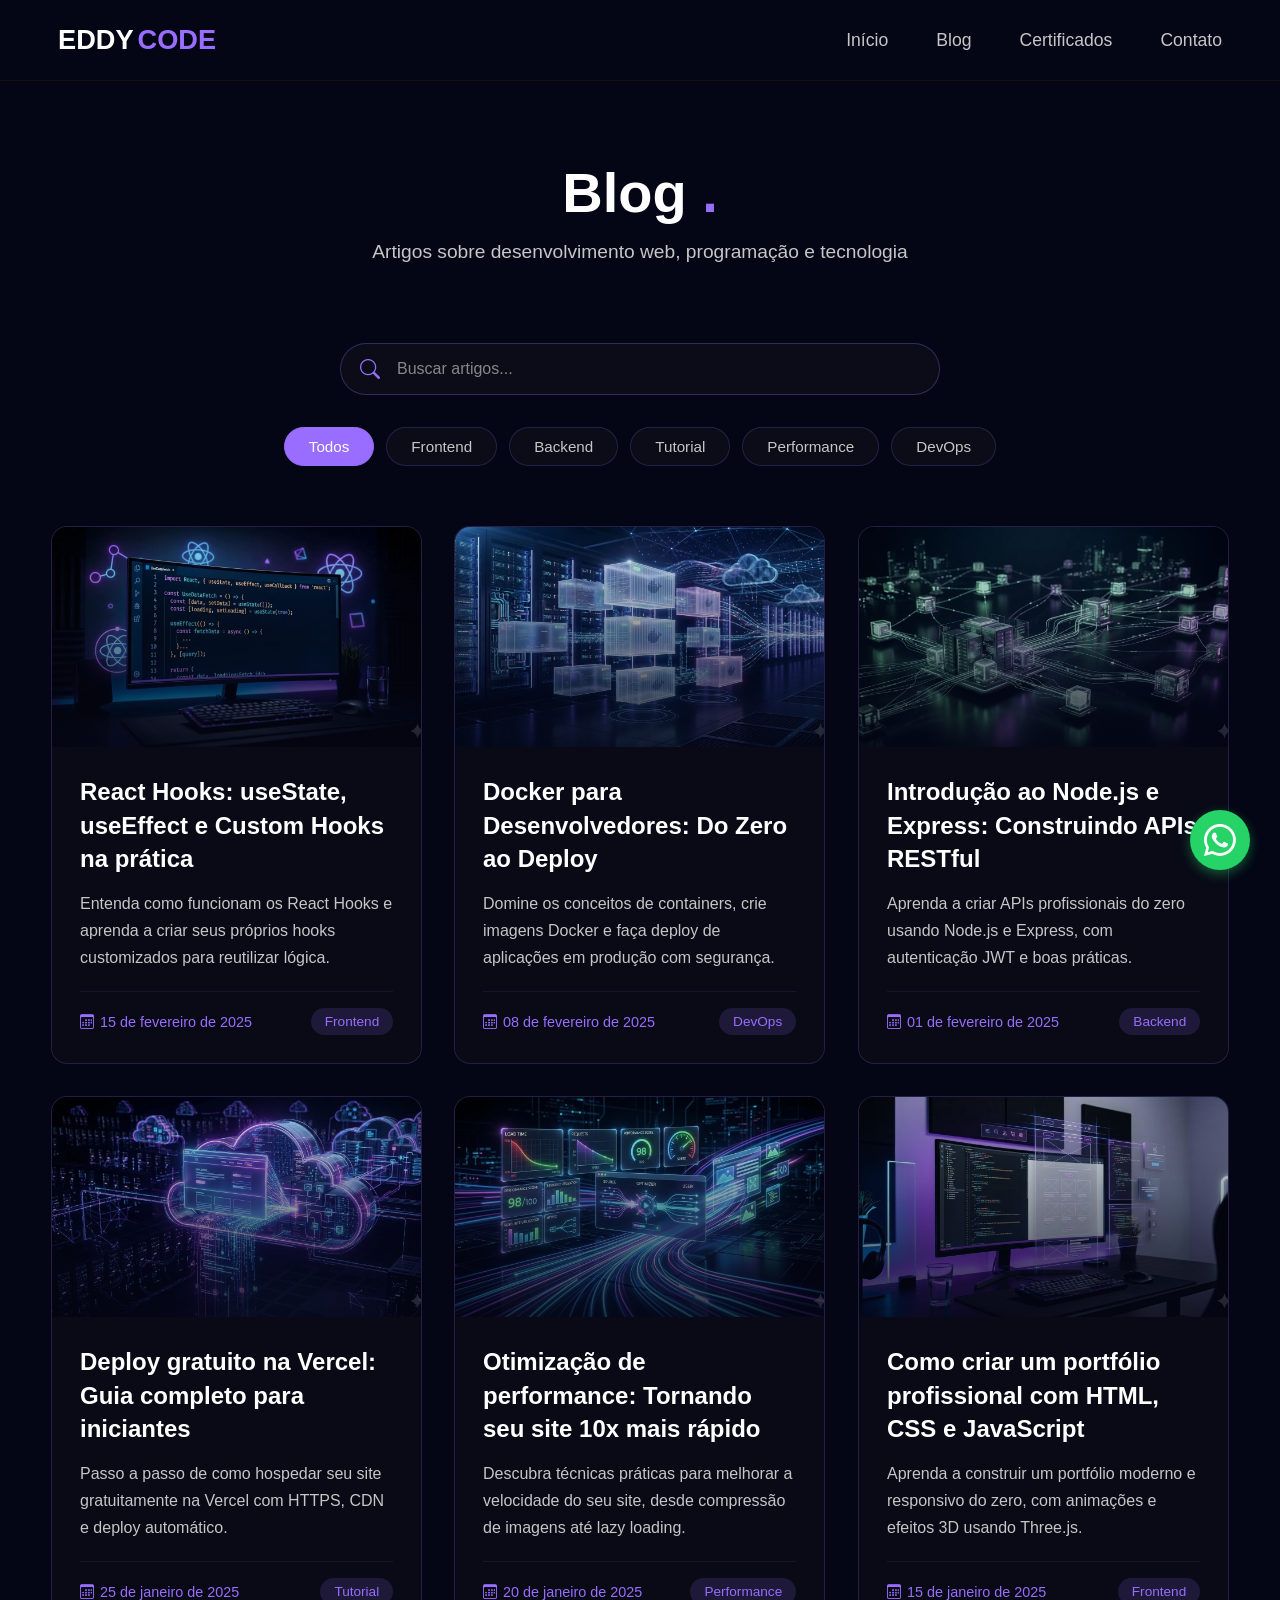
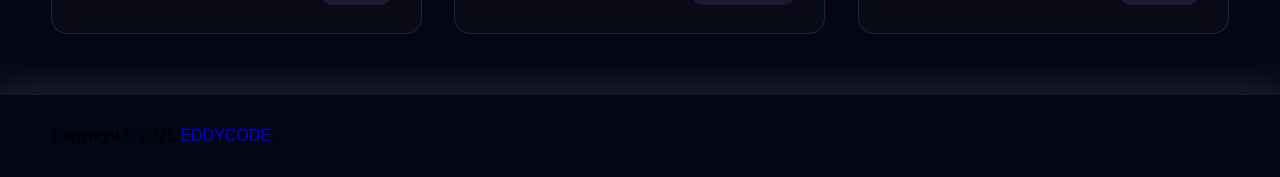
<file: blog.html>
<!DOCTYPE html>
<html lang="pt-br">

<head>
  <meta charset="UTF-8">
  <meta name="viewport" content="width=device-width, initial-scale=1.0">
  <title>Blog | Eddy Code</title>
  <link rel="icon" href="assets/favicon_E.png">
  <link rel="stylesheet" href="https://cdn.jsdelivr.net/npm/bootstrap-icons@1.10.5/font/bootstrap-icons.css">
  <link rel="stylesheet" href="css/style.css">
  <link rel="stylesheet" href="css/NavBar.css">
  <link rel="stylesheet" href="css/mobile.css">
  <link rel="stylesheet" href="css/blog.css">
</head>

<body>
  <div class="scroll-progress-bar"></div>
  <header>
    <div class="grid-layout">
      <nav>
        <a href="index.html" class="logo-text">
          <span class="eddy">EDDY</span><span class="code">CODE</span>
        </a>
        <ul class="nav-list">
          <li><a href="index.html">Início</a></li>
          <li><a href="blog.html" class="active">Blog</a></li>
          <li><a href="certificados.html">Certificados</a></li>
          <li><a href="https://api.whatsapp.com/send/?phone=5581987225748" target="_blank">Contato</a></li>
        </ul>
        <div class="mobile-menu">
          <div class="line1"></div>
          <div class="line2"></div>
          <div class="line3"></div>
        </div>
      </nav>
    </div>
  </header>
  <main>
    <section class="blog-hero">
      <div class="interface">
        <h1>Blog <span>.</span></h1>
        <p>Artigos sobre desenvolvimento web, programação e tecnologia</p>
      </div>
    </section>

    <section class="blog-search">
      <div class="interface">
        <div class="search-container">
          <div class="search-box">
            <i class="bi bi-search"></i>
            <input type="text" id="search-input" placeholder="Buscar artigos...">
          </div>
          <div class="filter-buttons">
            <button class="filter-btn active" data-category="all">Todos</button>
            <button class="filter-btn" data-category="Frontend">Frontend</button>
            <button class="filter-btn" data-category="Backend">Backend</button>
            <button class="filter-btn" data-category="Tutorial">Tutorial</button>
            <button class="filter-btn" data-category="Performance">Performance</button>
            <button class="filter-btn" data-category="DevOps">DevOps</button>
          </div>
        </div>
      </div>
    </section>

    <section class="blog-posts">
      <div class="interface">
        <div id="posts-container" class="posts-grid">
          <div class="loading">
            <i class="bi bi-arrow-repeat"></i>
            <p>Carregando artigos...</p>
          </div>
        </div>
        <div id="no-results" class="no-results" style="display: none;">
          <i class="bi bi-search"></i>
          <p>Nenhum artigo encontrado</p>
        </div>
      </div>
    </section>
  </main>
  <footer class="site-footer">
    <div class="grid-layout">
      <p>Copyright © 2025 <a href="index.html">EDDYCODE</a>.</p>
    </div>
  </footer>
  <a href="https://api.whatsapp.com/send/?phone=5581987225748" class="whatsapp-float" target="_blank"><i
      class="bi bi-whatsapp"></i></a>
  <button class="scroll-to-top"><i class="bi bi-arrow-up"></i></button>
  <script src="js/mobile.js" defer></script>
  <script src="js/blog.js" defer></script>
</body>

</html>
</file>
<file: css/style.css>
/* ESTILO GERAL */
* {
  margin: 0;
  padding: 0;
  box-sizing: border-box;
  font-family: "Epilogue", sans-serif;
}

a {
  text-decoration: none;
}

html {
  scroll-behavior: smooth;
}

::-webkit-scrollbar {
  width: 8px;
}
::-webkit-scrollbar-track {
  background-color: #040615;
}
::-webkit-scrollbar-thumb {
  background-color: #986dff;
  border-radius: 8px;
}

body {
  background-color: #040615;
  min-height: 100vh; /* era height: 100vh — causava corte em páginas longas */
}

button {
  -webkit-appearance: none;
  appearance: none;
  outline: none !important;
  box-shadow: none !important;
}

button:focus,
button:focus-visible,
button:active {
  outline: none !important;
  box-shadow: none !important;
  -webkit-tap-highlight-color: transparent;
}

.interface {
  max-width: 1280px;
  margin: 0 auto;
}

.flex {
  display: flex;
}

.btn-contato button {
  padding: 10px 40px;
  font-size: 18px;
  font-weight: 600;
  background-color: #986dff;
  border: 0;
  border-radius: 30px;
  cursor: pointer;
  transition: 0.2s;
}

h2.titulo {
  color: #fff;
  font-size: clamp(28px, 4vw, 38px); /* responsivo em vez de fixo */
  text-align: center;
}

h2.titulo span {
  color: #986dff;
}

button:hover,
form .btn-enviar input:hover {
  box-shadow: 0px 0px 8px #986dff;
  transform: scale(1.05);
}

/* MENU MOBILE LEGADO */
.btn-abrir-menu {
  display: none;
}

.btn-abrir-menu i {
  color: #986dff;
  font-size: 40px;
}

.menu-mobile {
  background-color: #000;
  height: 100vh;
  position: fixed;
  top: 0;
  right: 0;
  z-index: 99999;
  width: 0%;
  overflow: hidden;
  transition: 0.5s;
}

.menu-mobile.abrir-menu {
  width: 70%;
}

.menu-mobile.abrir-menu ~ .overlay-menu {
  display: block;
}

.menu-mobile .btn-fechar {
  padding: 20px 5%;
}

.menu-mobile .btn-fechar i {
  color: #986dff;
  font-size: 30px;
}

.menu-mobile nav ul {
  text-align: right;
}

.menu-mobile nav ul li a {
  color: #fff;
  font-size: 20px;
  font-weight: 300;
  padding: 20px 8%;
  display: block;
}

.menu-mobile nav ul li a:hover {
  background-color: #986dff;
  color: #000;
}

.overlay-menu {
  background-color: #000000df;
  width: 100%;
  height: 100%;
  position: fixed;
  top: 0;
  left: 0;
  z-index: 88888;
  display: none;
}

/* ================================ */
/* TOPO DO SITE (HERO)              */
/* ================================ */
section.topo-do-site {
  min-height: 100vh;
  display: flex;
  align-items: center;
  padding: 100px 4% 60px;
}

section.topo-do-site .interface {
  width: 100%;
  /* z-index e will-change definidos em hero-2.css */
}

section.topo-do-site .flex {
  align-items: center;
  justify-content: center;
  gap: clamp(32px, 6vw, 90px);
}

/* REMOVIDO: margin-right: -13px — era ajuste visual frágil */

.typewriter::after {
  content: "|";
  color: #986dff;
  animation: blink 0.8s infinite;
  margin-left: 4px;
  font-weight: bold;
}

@keyframes blink {
  0% {
    opacity: 1;
  }
  50% {
    opacity: 0;
  }
  100% {
    opacity: 1;
  }
}

.topo-do-site h1 {
  color: #fff;
  font-size: clamp(28px, 3.5vw, 42px); /* era fixo 42px */
  line-height: 1.2;
}

.topo-do-site .txt-topo-site h1 span {
  color: #986dff;
}

.topo-do-site .txt-topo-site p {
  color: #fff;
  margin: 40px 0;
}

.topo-do-site .img-topo-site {
  flex-shrink: 0;
}

.topo-do-site .img-topo-site img {
  animation: flutuar 2s ease-in-out infinite alternate;
  width: clamp(220px, 30vw, 420px); /* era tamanho sem controle */
  height: auto;
  /* REMOVIDO: margin-top: -93px e margin-right: -90px — valores negativos frágeis */
}

@keyframes flutuar {
  0% {
    transform: translateY(0);
  }
  100% {
    transform: translateY(30px);
  }
}

.btn-contato {
  display: flex;
  gap: 15px;
  flex-wrap: wrap;
}

.btn-contato .btn-cv {
  padding: 10px 40px;
  font-size: 18px;
  font-weight: 600;
  background-color: transparent;
  border: 1px solid #986dff;
  color: #986dff;
  border-radius: 30px;
  cursor: pointer;
  transition: 0.3s ease;
}

.btn-contato .btn-cv:hover {
  background-color: #986dff;
  color: black;
  transform: scale(1.05);
}

/* ================================ */
/* ESPECIALIDADES                   */
/* ================================ */
section.especiliadades {
  padding: 60px 4%;
  padding-top: 100px;
  box-shadow: 0 0 40px 10px #ffffff1d;
}

section.especiliadades .flex {
  gap: 60px;
}

.especiliadades .especialidades-box {
  color: #fff;
  padding: 40px;
  border-radius: 20px;
  margin-top: 45px;
  transition: 0.2s;
}

.especiliadades .especialidades-box:hover {
  transform: scale(1.05);
  box-shadow: 0 0 20px #ffffff78;
}

.especiliadades .especialidades-box i {
  font-size: 70px;
  color: #986dff;
}

.especiliadades .especialidades-box h3 {
  font-size: 28px;
  margin: 15px 0;
}

/* ================================ */
/* PORTFÓLIO                        */
/* ================================ */
section.portfolio {
  padding: 80px 4%;
  box-shadow: 0 0 40px 10px #ffffff1d;
}

section.portfolio .flex {
  justify-content: space-around;
  margin-top: 60px;
  flex-wrap: wrap;
  gap: 40px;
}

.img-port {
  width: clamp(280px, 28vw, 360px);
  height: clamp(360px, 35vw, 460px);
  background-size: cover;
  background-position: 100% 0%;
  transition: background-position 8s ease-out; /* só o background-position, igual mobile */
  cursor: pointer;
  border-radius: 40px;
  position: relative;
  border: 1px solid #986fdd;
  box-shadow: 0 0 10px #986fdd80;
}

/* Controlado via JS — desktop (mouseenter) e mobile (touchstart) */
.img-port.touched {
  background-position: 100% 100%;
}

.overlay {
  position: absolute;
  top: 0;
  left: 0;
  width: 100%;
  height: 100%;
  background-color: #000000b8;
  border-radius: 40px;
  display: flex;
  align-items: center;
  justify-content: center;
  font-size: 24px;
  font-weight: 600;
  color: #fff;
  opacity: 0;
  transition: 0.5s;
}

.overlay:hover {
  opacity: 1;
}

/* ================================ */
/* RODAPÉ                           */
/* ================================ */
footer {
  padding: 40px 4%;
  box-shadow: 0 0 40px 10px #ffffff1d;
}

footer .flex {
  justify-content: space-between;
}

footer .line-footer {
  padding: 20px 0;
}

.borda {
  border-top: 2px solid #986dff;
}

footer .line-footer p i {
  color: #986dff;
  font-size: 22px;
}

footer .line-footer p a {
  color: #fff;
}

/* ================================ */
/* RESPONSIVO GERAL                 */
/* ================================ */
@media screen and (max-width: 1020px) {
  .flex {
    flex-direction: column;
  }

  .topo-do-site .flex {
    flex-direction: column-reverse;
    align-items: center;
  }

  h2.titulo {
    font-size: 30px;
    line-height: 1.3;
  }

  section.topo-do-site .flex {
    gap: 40px;
  }

  section.topo-do-site {
    padding: 120px 6% 60px;
  }

  .topo-do-site h1 {
    font-size: 28px;
    text-align: center;
  }

  .topo-do-site .txt-topo-site {
    text-align: center;
  }

  .topo-do-site .img-topo-site img {
    width: min(340px, 80vw);
    margin: 0 auto;
    display: block;
  }

  .btn-contato {
    justify-content: center;
  }

  section.especiliadades {
    padding: 40px 6%;
  }

  section.sobre {
    padding: 80px 6%;
  }

  .sobre .txt-sobre h2 {
    font-size: 30px;
    line-height: 1.3;
    text-align: center;
  }

  .btn-social {
    text-align: center;
  }

  .img-sobre img {
    width: 100%;
  }

  section.portfolio {
    padding: 80px 6%;
  }

  .img-port {
    width: 100%;
    max-width: 360px;
    height: 420px;
    margin: 0 auto;
  }

  section.portfolio .flex {
    gap: 40px;
  }
}

@media screen and (max-width: 600px) {
  section.topo-do-site {
    padding: 110px 5% 50px;
  }

  .topo-do-site h1 {
    font-size: 24px;
  }

  .btn-contato button,
  .btn-contato .btn-cv {
    font-size: 16px;
    padding: 10px 28px;
  }

  .img-port {
    height: 360px;
  }
}

/* ================================ */
/* FOOTER                           */
/* ================================ */
.site-footer {
  padding: 32px 4%;
  background-color: #040615;
  box-shadow: 0 0 40px 10px #ffffff1d;
}

.site-footer .grid-layout {
  display: flex;
  align-items: center;
  justify-content: space-between;
  max-width: 1280px;
  margin: 0 auto;
  width: 100%;
  flex-wrap: wrap;
  gap: 16px;
}

/* BRAND — logo + CNPJ */
.footer-brand {
  display: flex;
  flex-direction: column;
  gap: 4px;
}

.footer-logo {
  font-size: 1.1rem;
  font-weight: 800;
  color: #fff;
  text-transform: uppercase;
  letter-spacing: 0.04em;
}

.footer-logo span {
  color: #986dff;
}

.footer-cnpj {
  font-size: 0.72rem;
  color: #444;
  letter-spacing: 0.04em;
}

/* COPYRIGHT */
.footer-copy {
  font-size: 0.85rem;
  color: #555;
  margin: 0;
}

.footer-copy a {
  font-weight: 500;
  color: #986dff;
  text-decoration: none;
}

/* POWERED BY */
.site-footer .footer-powered {
  display: flex;
  align-items: center;
  gap: 12px;
}

.site-footer .footer-powered p {
  font-size: 0.85rem;
  color: #555;
  margin: 0;
}

.site-footer .footer-powered p a {
  font-weight: 500;
  color: #986dff;
  text-decoration: none;
}

.site-footer img {
  width: 32px;
  height: auto;
}

/* MOBILE */
@media screen and (max-width: 768px) {
  .site-footer .grid-layout {
    flex-direction: column;
    align-items: center;
    text-align: center;
    gap: 12px;
  }

  .footer-brand {
    align-items: center;
  }

  .site-footer .footer-powered {
    justify-content: center;
  }
}

/* ================================ */
/* LINK REPOSITÓRIO                 */
/* ================================ */
.link-repositorio {
  position: relative;
  display: inline-flex;
  align-items: center;
  width: fit-content;
  font-size: 1.2rem;
  color: white;
  font-weight: 500;
  text-decoration: none;
  transition: color 0.3s ease;
}

.link-repositorio::after {
  content: "";
  position: absolute;
  width: 100%;
  transform: scaleX(0);
  height: 1px;
  bottom: -7px;
  left: 0;
  background: linear-gradient(270deg, #986dff 0%, #17161d 100%);
  transform-origin: bottom right;
  transition: transform 0.5s cubic-bezier(0.86, 0, 0.07, 1);
}

.link-repositorio:hover::after {
  transform: scaleX(1);
  transform-origin: bottom left;
}

@keyframes blinkColor {
  0%,
  100% {
    color: #986dff;
  }
  50% {
    color: #ffffff;
  }
}

.link-repositorio i {
  margin-left: 8px;
  font-size: 1.6rem;
  vertical-align: middle;
  animation: blinkColor 1.6s infinite ease-in-out;
  transform: rotate(-45deg);
  display: inline-block;
}

/* ================================ */
/* CANVAS / PARTÍCULAS HERO         */
/* ================================ */
#home > * {
  position: relative;
  z-index: 2;
}

/* .topo-do-site position/overflow já declarados em section.topo-do-site acima */

.topo-do-site canvas {
  position: absolute;
  inset: 0;
  z-index: 1;
  pointer-events: none;
}

/* Esconde o texto do typewriter até o JS assumir */
.typewriter {
  visibility: hidden;
}
.typewriter.ready {
  visibility: visible;
}

/* ================================ */
/* FIX: Cor dos botões              */
/* ================================ */
.btn-contato button {
  color: #000;
}
.btn-contato .btn-cv {
  color: #986dff;
}
.btn-contato .btn-cv:hover {
  color: #000;
}
</file>
<file: css/NavBar.css>
header {
  padding: 0px 50px;
  background: #040615;
  backdrop-filter: blur(24px);
  -webkit-backdrop-filter: blur(24px);
  will-change: transform;
  border-bottom: 1px solid #101013;
  z-index: 999;
  width: 100%;
  position: fixed;
  top: 0;
  left: 0;
}

@media screen and (max-width: 992px) {
  header {
    padding: 0px 24px;
  }
}

header .grid-layout nav {
  display: flex;
  justify-content: space-between;
  align-items: center;
  flex-wrap: wrap;
  height: 80px;
  padding: 0px 8px;
  max-width: 1280px;
  margin: 0 auto;
}

/* Logo */
.logo-text {
  font-size: 1.7rem;
  font-weight: 600;
  display: flex;
  align-items: center;
  gap: 4px;
  user-select: none;
  font-family: "Epilogue", sans-serif;
  text-transform: uppercase;
  /* REMOVIDO: margin-left: 317px — era o principal causador do layout quebrado */
}

.logo-text .eddy {
  color: #ffffff;
}

.logo-text .code {
  color: #986dff;
}

/* Nav links */
.nav-list {
  list-style: none;
  display: flex;
  align-items: center;
  gap: 48px;
  margin: 0;
  padding: 0;
  /* REMOVIDO: margin-right: 310px — era o principal causador do layout quebrado */
}

.nav-list li {
  margin: 0;
}

.nav-list li a {
  color: #c6c6c6;
  position: relative;
  font-size: 1.1rem;
  text-decoration: none;
}

.nav-list li a::after {
  content: "";
  position: absolute;
  width: 100%;
  transform: scaleX(0);
  height: 1px;
  bottom: -7px;
  left: 0;
  background: linear-gradient(270deg, #986dff 0%, #17161d 100%);
  transform-origin: bottom right;
  transition: transform 0.5s cubic-bezier(0.86, 0, 0.07, 1);
}

.nav-list li a:hover::after {
  transform: scaleX(1);
  transform-origin: bottom left;
}

.nav-list li a:hover {
  color: #fff;
}

/* Menu mobile toggle */
.mobile-menu {
  display: none;
}

.mobile-menu div {
  width: 32px;
  height: 1px;
  background-color: #fff;
  margin: 8px;
  transition:
    transform 0.4s ease,
    opacity 0.4s ease;
}

.nav-list.active {
  visibility: initial;
  transition:
    visibility 0.3s ease,
    opacity 0.3s ease;
}

@keyframes navLinkFade {
  from {
    opacity: 0;
    transform: translateX(100px);
  }
  to {
    opacity: 1;
    transform: translateX(0);
  }
}

.mobile-menu.active .line1 {
  transform: rotate(-45deg) translate(-8px, 8px);
}

.mobile-menu.active .line2 {
  opacity: 0;
}

.mobile-menu.active .line3 {
  transform: rotate(45deg) translate(-5px, -5px);
}

@media screen and (max-width: 992px) {
  header .grid-layout nav {
    height: 70px;
  }

  .nav-list {
    text-align: center;
    position: absolute;
    top: 70px;
    right: 0;
    width: 100vw;
    height: 100vh;
    z-index: 999;
    background-color: #0c0b16;
    flex-direction: column;
    padding-top: 96px;
    visibility: hidden;
    gap: 0;
  }

  .nav-list li {
    opacity: 0;
    margin-bottom: 48px;
  }

  .nav-list li a {
    font-size: 2.4rem;
  }

  .mobile-menu {
    display: block;
  }

  .logo-text {
    font-size: 1.5rem;
  }
}

/* Seletor de idioma / bandeira */
.language-switcher {
  position: relative;
  display: flex;
  align-items: center;
  /* REMOVIDO: position absolute com right fixo — agora é parte natural do flex */
}

#current-language {
  background-color: #11111b;
  border: 2px solid #986dff;
  border-radius: 50%;
  width: 40px;
  height: 40px;
  cursor: pointer;
  padding: 4px;
}

.language-options {
  background-color: #17161d;
  border: 2px solid #986dff;
  border-radius: 8px;
  padding: 8px;
  position: absolute;
  top: 50px;
  right: 0;
  display: flex;
  flex-direction: column;
  gap: 8px;
  z-index: 999;
}

.language-options.hidden {
  display: none;
}

.language-options button {
  background: transparent;
  border: none;
  color: #fff;
  font-weight: 500;
  display: flex;
  align-items: center;
  gap: 8px;
  cursor: pointer;
  padding: 4px 8px;
}

.language-options button:hover {
  background-color: #222;
  border-radius: 6px;
}
</file>
<file: css/mobile.css>
/* =================================================================
   MOBILE.CSS — Responsividade para Dispositivos Móveis
   ================================================================= */

/* =================================================================
   RESET E AJUSTES GERAIS
   ================================================================= */

@media screen and (max-width: 768px) {
  body {
    overflow-x: hidden;
    width: 100%;
  }

  .interface {
    padding: 0 20px;
  }

  h2.titulo {
    font-size: 28px !important;
    line-height: 1.3 !important;
    padding: 0 10px;
  }

  h2.titulo span {
    display: inline;
  }

  /* Grid layout */
  .grid-layout {
    max-width: 100% !important;
    padding: 0;
  }

  /* Flex containers */
  .flex {
    flex-direction: column;
    align-items: center;
  }

  /* Espaçamento entre seções */
  section {
    margin-bottom: 0 !important;
  }
}

/* =================================================================
   HEADER / NAVBAR
   ================================================================= */

@media screen and (max-width: 768px) {
  header {
    padding: 0 16px;
  }

  header .grid-layout nav {
    height: 70px !important;
    padding: 0 4px;
  }

  .logo-text {
    font-size: 1.4rem !important;
    margin-left: 0 !important;
    gap: 2px;
  }

  /* Seletor de idioma — posicionado relativo ao flex do nav */
  .language-switcher {
    position: relative !important;
    right: auto !important;
    top: auto !important;
    transform: none !important;
  }

  #current-language {
    width: 36px !important;
    height: 36px !important;
    padding: 3px;
  }

  .language-options {
    top: 45px !important;
    right: 0;
    padding: 6px;
  }

  .language-options button {
    padding: 8px 12px;
    font-size: 0.95rem;
  }

  .language-options button img {
    width: 20px !important;
  }

  /* Menu hamburguer */
  .mobile-menu {
    display: block !important;
    cursor: pointer;
    z-index: 1000;
  }

  .mobile-menu div {
    width: 28px !important;
    height: 2px !important;
    background-color: #fff;
    margin: 6px;
    transition: 0.3s;
  }

  /* Nav aberta */
  .nav-list {
    position: fixed !important;
    top: 70px !important;
    right: 0;
    width: 100% !important;
    height: calc(100vh - 70px) !important;
    background-color: #0c0b16;
    flex-direction: column;
    padding-top: 60px !important;
    visibility: hidden;
    opacity: 0;
    transition:
      visibility 0.4s ease,
      opacity 0.4s ease,
      transform 0.4s ease;
    margin-right: 0 !important;
    gap: 0;
  }

  .nav-list.active {
    visibility: visible;
    opacity: 1;
  }

  .nav-list li {
    margin: 0 0 32px 0;
    opacity: 0;
  }

  .nav-list.active li {
    opacity: 1;
    animation: navLinkFade 0.5s ease forwards;
  }

  .nav-list.active li:nth-child(1) {
    animation-delay: 0.1s;
  }
  .nav-list.active li:nth-child(2) {
    animation-delay: 0.2s;
  }
  .nav-list.active li:nth-child(3) {
    animation-delay: 0.3s;
  }
  .nav-list.active li:nth-child(4) {
    animation-delay: 0.4s;
  }

  .nav-list li a {
    font-size: 1.8rem !important;
    padding: 12px 20px;
    display: block;
  }
}

@media screen and (max-width: 480px) {
  .logo-text {
    font-size: 1.2rem !important;
  }

  #current-language {
    width: 32px !important;
    height: 32px !important;
  }
}

/* =================================================================
   HERO / TOPO DO SITE
   ================================================================= */

@media screen and (max-width: 768px) {
  section.topo-do-site {
    padding: 120px 4% 60px !important;
  }

  section.topo-do-site .flex {
    flex-direction: column-reverse;
    gap: 40px;
    align-items: center;
    margin-right: 0 !important;
  }

  .topo-do-site .txt-topo-site {
    text-align: center;
    width: 100%;
  }

  .topo-do-site h1 {
    font-size: 24px !important;
    line-height: 1.4 !important;
    margin-bottom: 20px;
  }

  .topo-do-site .txt-topo-site p {
    font-size: 1rem !important;
    line-height: 1.6 !important;
    margin: 24px 0 !important;
  }

  .btn-contato {
    flex-direction: column;
    gap: 12px;
    width: 100%;
    align-items: center;
  }

  .btn-contato button,
  .btn-contato .btn-cv {
    width: 100% !important;
    max-width: 280px !important;
    padding: 12px 32px !important;
    font-size: 1rem !important;
  }

  .topo-do-site .img-topo-site {
    width: 100%;
    display: flex;
    justify-content: center;
  }

  .topo-do-site .img-topo-site img {
    width: 85% !important;
    max-width: 300px;
    height: auto;
    margin: 0;
  }
}

@media screen and (max-width: 480px) {
  .topo-do-site h1 {
    font-size: 20px !important;
  }

  .topo-do-site .txt-topo-site p {
    font-size: 0.95rem !important;
  }

  .topo-do-site .img-topo-site img {
    width: 90% !important;
    max-width: 250px;
  }
}

/* =================================================================
   ESPECIALIDADES
   ================================================================= */

@media screen and (max-width: 768px) {
  section.especiliadades {
    padding: 60px 4% !important;
  }

  section.especiliadades .flex {
    flex-direction: column;
    gap: 24px;
  }

  .especiliadades .especialidades-box {
    width: 100% !important;
    padding: 32px 24px !important;
    margin-top: 0 !important;
    text-align: center;
  }

  .especiliadades .especialidades-box i {
    font-size: 56px !important;
  }

  .especiliadades .especialidades-box h3 {
    font-size: 22px !important;
    margin: 12px 0 !important;
  }

  .especiliadades .especialidades-box p {
    font-size: 1rem !important;
    line-height: 1.6 !important;
  }
}

@media screen and (max-width: 480px) {
  .especiliadades .especialidades-box {
    padding: 28px 20px !important;
  }

  .especiliadades .especialidades-box i {
    font-size: 48px !important;
  }

  .especiliadades .especialidades-box h3 {
    font-size: 20px !important;
  }
}

/* =================================================================
   SOBRE / ABOUT
   ================================================================= */

@media screen and (max-width: 768px) {
  section.sobre {
    padding: 60px 4% !important;
  }

  .sobre .grid-layout > div {
    flex-direction: column;
    padding: 24px !important;
    gap: 24px;
  }

  #creator-photo {
    width: 100% !important;
    flex: 1 1 100% !important;
    min-height: 350px !important;
    order: 1;
  }

  #creator-photo h3 {
    font-size: 1rem !important;
    padding: 5px 14px !important;
    top: 12px !important;
    left: 12px !important;
  }

  .text-content {
    width: 100% !important;
    flex: 1 1 100% !important;
    text-align: center;
    order: 2;
  }

  .text-content h4 {
    font-size: 1rem !important;
    margin-bottom: 6px !important;
  }

  .text-content h2 {
    font-size: 1.6rem !important;
    margin-bottom: 6px !important;
  }

  .text-content h3 {
    font-size: 1.1rem !important;
    margin-bottom: 20px !important;
  }

  .text-content p {
    font-size: 1rem !important;
    line-height: 1.6 !important;
    margin-bottom: 24px !important;
    text-align: left;
  }

  .text-content nav ul {
    justify-content: center;
    gap: 12px;
  }

  .text-content nav ul li a {
    width: 44px !important;
    height: 44px !important;
  }

  .iconeAbout img {
    width: 22px !important;
    height: 22px !important;
  }
}

@media screen and (max-width: 480px) {
  #creator-photo {
    min-height: 280px !important;
  }

  .text-content h2 {
    font-size: 1.4rem !important;
  }

  .text-content h3 {
    font-size: 1rem !important;
  }

  .text-content p {
    font-size: 0.95rem !important;
  }
}

/* =================================================================
   MODELOS 3D
   ================================================================= */

@media screen and (max-width: 768px) {
  .modelos-3d {
    padding: 60px 4% !important;
  }

  .modelos-3d h2.titulo {
    font-size: 26px !important;
    margin-bottom: 32px !important;
  }

  /* 1 coluna no mobile */
  .modelos-grid {
    grid-template-columns: 1fr !important;
    gap: 20px;
  }

  /* Remove o comportamento de last-child que empurrava o card */
  .modelo-card:last-child {
    grid-column: auto !important;
    max-width: 100% !important;
    margin: 0;
  }

  .modelo-card {
    padding: 16px !important;
  }

  /* Canvas com altura menor para não ocupar a tela toda */
  .modelo-canvas {
    height: 260px !important;
  }

  .modelo-card h3 {
    font-size: 1.1rem !important;
    padding: 8px 0 !important;
  }

  .modelos-instrucao {
    font-size: 0.95rem !important;
    margin-top: 32px !important;
    padding: 0 8px;
  }
}

@media screen and (max-width: 480px) {
  .modelos-3d {
    padding: 50px 4% !important;
  }

  .modelo-canvas {
    height: 220px !important;
  }

  .modelo-card h3 {
    font-size: 1rem !important;
  }

  .modelos-instrucao {
    font-size: 0.9rem !important;
  }
}

/* =================================================================
   PORTFÓLIO
   ================================================================= */

@media screen and (max-width: 768px) {
  section.portfolio {
    padding: 60px 4% !important;
  }

  section.portfolio .flex {
    flex-direction: column;
    gap: 24px;
    align-items: center;
  }

  .img-port {
    width: 100% !important;
    max-width: 100% !important;
    height: 380px !important;
    margin: 0;
    border-radius: 20px;
    background-size: cover !important;
    background-position: 100% 0% !important;
    transition: background-position 8s ease-out !important;
  }

  .img-port:hover,
  .img-port:active,
  .img-port.touched {
    background-position: 100% 100% !important;
  }

  .img-port .overlay {
    font-size: 20px !important;
    border-radius: 20px;
    transition: opacity 0.5s ease !important;
  }

  .img-port:hover .overlay,
  .img-port:active .overlay,
  .img-port.touched .overlay {
    opacity: 1 !important;
  }

  .link-repositorio {
    margin-top: 40px !important;
    font-size: 1.1rem !important;
    text-align: center;
  }

  .link-repositorio i {
    font-size: 1.4rem !important;
  }
}

@media screen and (max-width: 480px) {
  .img-port {
    height: 320px !important;
    border-radius: 16px;
  }

  .img-port .overlay {
    font-size: 18px !important;
    border-radius: 16px;
  }

  .link-repositorio {
    font-size: 1rem !important;
  }
}

/* =================================================================
   SKILLS / CONHECIMENTOS
   ================================================================= */

@media screen and (max-width: 768px) {
  .section-skills {
    padding: 60px 4% !important;
  }

  .section-skills .grid-layout .skills {
    flex-direction: column;
    padding: 0;
  }

  .section-skills .grid-layout .skills > div,
  .section-skills .grid-layout .skills > article {
    width: 100% !important;
  }

  .section-skills .skills-text {
    min-height: auto !important;
    margin-bottom: 32px;
    text-align: center;
  }

  .section-skills .skills-text h2 {
    font-size: 1.6rem !important;
    margin-bottom: 20px !important;
  }

  .section-skills .skills-text .changeDescription {
    font-size: 1rem !important;
    line-height: 1.6 !important;
    max-width: 100% !important;
    display: block !important;
    text-align: center;
  }

  .section-skills .skills-cards {
    margin-top: 0 !important;
    gap: 16px;
    justify-content: center;
  }

  .section-skills .skills-cards article {
    width: calc(50% - 8px) !important;
    max-width: 160px;
    height: 110px !important;
    flex-grow: 0 !important;
  }

  .section-skills .skills-cards article img {
    width: 48px !important;
    height: 48px !important;
  }
}

@media screen and (max-width: 480px) {
  .section-skills .skills-cards article {
    width: calc(50% - 8px) !important;
    max-width: 140px;
    height: 100px !important;
  }

  .section-skills .skills-cards article img {
    width: 42px !important;
    height: 42px !important;
  }

  .section-skills .skills-text h2 {
    font-size: 1.4rem !important;
  }

  .section-skills .skills-text .changeDescription {
    font-size: 0.95rem !important;
  }
}

/* =================================================================
   FOOTER
   ================================================================= */

@media screen and (max-width: 768px) {
  .site-footer {
    padding: 24px 4% !important;
  }

  .site-footer .grid-layout {
    flex-direction: column;
    gap: 16px;
    text-align: center;
  }

  .site-footer p {
    font-size: 0.95rem !important;
  }

  .site-footer .footer-powered {
    justify-content: center;
  }

  .site-footer img {
    width: 28px !important;
  }

  footer .line-footer p {
    font-size: 0.9rem !important;
  }

  footer .line-footer p i {
    font-size: 18px !important;
  }
}

@media screen and (max-width: 480px) {
  .site-footer p {
    font-size: 0.9rem !important;
  }

  .site-footer img {
    width: 24px !important;
  }
}

/* =================================================================
   MELHORIAS DE TOQUE E INTERAÇÃO
   ================================================================= */

@media screen and (max-width: 768px) {
  /* Área mínima de toque */
  a,
  button {
    min-height: 44px;
    display: inline-flex;
    align-items: center;
    justify-content: center;
  }

  /* Remove hover em mobile (não faz sentido em touch) */
  .especialidades-box:hover,
  .skills-cards article:hover,
  button:hover,
  form .btn-enviar input:hover {
    box-shadow: none !important;
    transform: none !important;
  }

  /* Feedback de toque */
  .especialidades-box:active,
  button:active {
    opacity: 0.8;
    transform: scale(0.98);
  }

  /* Previne seleção de texto durante toque */
  .especialidades-box,
  .img-port,
  .skills-cards article {
    -webkit-tap-highlight-color: transparent;
    -webkit-touch-callout: none;
    -webkit-user-select: none;
    user-select: none;
  }
}

/* =================================================================
   ORIENTAÇÃO LANDSCAPE
   ================================================================= */

@media screen and (max-width: 768px) and (orientation: landscape) {
  section.topo-do-site {
    padding: 100px 4% 40px !important;
  }

  .topo-do-site .img-topo-site img {
    max-width: 200px !important;
  }

  #creator-photo {
    min-height: 260px !important;
  }

  .img-port {
    height: 280px !important;
  }

  .modelo-canvas {
    height: 200px !important;
  }
}

/* =================================================================
   TABLETS (769px – 992px)
   ================================================================= */

@media screen and (min-width: 769px) and (max-width: 992px) {
  header {
    padding: 0 32px;
  }

  .logo-text {
    font-size: 1.5rem !important;
    margin-left: 0 !important;
  }

  section.topo-do-site {
    padding: 140px 4% 80px !important;
  }

  .topo-do-site h1 {
    font-size: 32px !important;
  }

  .topo-do-site .txt-topo-site p {
    font-size: 1.1rem !important;
  }

  .img-port {
    height: 420px !important;
  }

  .section-skills .skills-cards article {
    width: calc(33.333% - 16px) !important;
    height: 120px !important;
  }

  /* Modelos 3D em tablet — 2 colunas */
  .modelos-grid {
    grid-template-columns: repeat(2, 1fr) !important;
    gap: 24px;
  }

  .modelo-canvas {
    height: 300px !important;
  }
}

/* =================================================================
   BOTÃO FLUTUANTE WHATSAPP
   ================================================================= */

.whatsapp-float {
  position: fixed;
  width: 60px;
  height: 60px;
  bottom: 30px;
  right: 30px;
  background-color: #25d366;
  color: #fff;
  border-radius: 50%;
  text-align: center;
  font-size: 32px;
  box-shadow: 0px 4px 12px rgba(37, 211, 102, 0.4);
  z-index: 1000;
  transition:
    transform 0.3s ease,
    box-shadow 0.3s ease;
  display: flex;
  align-items: center;
  justify-content: center;
  animation: pulse-whatsapp 2s infinite;
}

.whatsapp-float:hover {
  background-color: #20ba5a;
  box-shadow: 0px 6px 20px rgba(37, 211, 102, 0.6);
  transform: scale(1.1);
}

.whatsapp-float:active {
  transform: scale(0.95);
}

.whatsapp-float i {
  line-height: 1;
}

@keyframes pulse-whatsapp {
  0% {
    box-shadow: 0 0 0 0 rgba(37, 211, 102, 0.7);
  }
  50% {
    box-shadow: 0 0 0 15px rgba(37, 211, 102, 0);
  }
  100% {
    box-shadow: 0 0 0 0 rgba(37, 211, 102, 0);
  }
}

@media screen and (max-width: 768px) {
  .whatsapp-float {
    width: 56px;
    height: 56px;
    bottom: 20px;
    right: 20px;
    font-size: 28px;
  }
}

@media screen and (max-width: 480px) {
  .whatsapp-float {
    width: 50px;
    height: 50px;
    bottom: 15px;
    right: 15px;
    font-size: 26px;
  }
}

/* =================================================================
   BARRA DE PROGRESSO DE SCROLL
   ================================================================= */

.scroll-progress-bar {
  position: fixed;
  top: 0;
  left: 0;
  width: 0%;
  height: 4px;
  background: linear-gradient(90deg, #986dff 0%, #c99eff 100%);
  z-index: 9999;
  transition: width 0.1s ease-out;
  box-shadow: 0 2px 8px rgba(152, 109, 255, 0.5);
}

.scroll-progress-bar::after {
  content: "";
  position: absolute;
  top: 0;
  left: 0;
  width: 100%;
  height: 100%;
  background: linear-gradient(
    90deg,
    transparent,
    rgba(255, 255, 255, 0.3),
    transparent
  );
  background-size: 50% 100%;
  animation: shine 2s infinite;
}

@keyframes shine {
  0% {
    background-position: -100%;
  }
  100% {
    background-position: 200%;
  }
}

/* =================================================================
   BOTÃO SCROLL TO TOP
   ================================================================= */

.scroll-to-top {
  position: fixed;
  bottom: 100px;
  right: 30px;
  width: 60px;
  height: 60px;
  background: linear-gradient(135deg, #986dff 0%, #7c52d1 100%);
  color: #fff;
  border: none;
  border-radius: 50%;
  font-size: 28px;
  cursor: pointer;
  opacity: 0;
  visibility: hidden;
  transform: translateY(20px);
  transition:
    opacity 0.3s ease,
    visibility 0.3s ease,
    transform 0.3s ease;
  z-index: 999;
  box-shadow: 0 4px 12px rgba(152, 109, 255, 0.4);
  display: flex;
  align-items: center;
  justify-content: center;
}

.scroll-to-top.visible {
  opacity: 1;
  visibility: visible;
  transform: translateY(0);
}

.scroll-to-top:hover {
  background: linear-gradient(135deg, #7c52d1 0%, #986dff 100%);
  box-shadow: 0 6px 20px rgba(152, 109, 255, 0.6);
  transform: translateY(-3px);
}

.scroll-to-top:active {
  transform: translateY(0) scale(0.95);
}

@media screen and (max-width: 768px) {
  .scroll-to-top {
    bottom: 90px;
    right: 20px;
    width: 56px;
    height: 56px;
    font-size: 26px;
  }
}

@media screen and (max-width: 480px) {
  .scroll-to-top {
    bottom: 85px;
    right: 15px;
    width: 50px;
    height: 50px;
    font-size: 24px;
  }
}

/* =================================================================
   FIM DO MOBILE.CSS
   ================================================================= */
</file>
<file: css/blog.css>
/* Hero */
.blog-hero {
  padding: 160px 4% 80px;
  background-color: #040615;
  text-align: center;
  position: relative;
}

.blog-hero h1 {
  font-size: clamp(36px, 5vw, 56px);
  color: #fff;
  margin-bottom: 16px;
  font-weight: 700;
}

.blog-hero h1 span {
  color: #986dff;
}

.blog-hero p {
  font-size: 1.2rem;
  color: #c6c6c6;
  max-width: 600px;
  margin: 0 auto;
}

/* Search e Filtros */
.blog-search {
  padding: 0 4% 40px;
  background-color: #040615;
}

.search-container {
  max-width: 1200px;
  margin: 0 auto;
}

.search-box {
  position: relative;
  max-width: 600px;
  margin: 0 auto 32px;
}

.search-box i {
  position: absolute;
  left: 20px;
  top: 50%;
  transform: translateY(-50%);
  color: #986dff;
  font-size: 20px;
}

.search-box input {
  width: 100%;
  padding: 16px 20px 16px 56px;
  background: rgba(19, 18, 26, 0.5);
  border: 1px solid rgba(152, 109, 255, 0.3);
  border-radius: 50px;
  color: #fff;
  font-size: 1rem;
  transition: all 0.3s ease;
}

.search-box input:focus {
  outline: none;
  border-color: #986dff;
  box-shadow: 0 0 20px rgba(152, 109, 255, 0.2);
  background: rgba(19, 18, 26, 0.7);
}

.search-box input::placeholder {
  color: #888;
}

.filter-buttons {
  display: flex;
  justify-content: center;
  gap: 12px;
  flex-wrap: wrap;
}

.filter-btn {
  padding: 10px 24px;
  background: rgba(19, 18, 26, 0.5);
  border: 1px solid rgba(152, 109, 255, 0.2);
  border-radius: 20px;
  color: #c6c6c6;
  font-size: 0.95rem;
  cursor: pointer;
  transition: all 0.3s ease;
  font-weight: 500;
}

.filter-btn:hover {
  border-color: #986dff;
  background: rgba(152, 109, 255, 0.1);
  color: #986dff;
}

.filter-btn.active {
  background: #986dff;
  border-color: #986dff;
  color: #fff;
}

/* Posts Grid */
.blog-posts {
  padding: 20px 4% 60px;
  background-color: #040615;
  min-height: 60vh;
}

.posts-grid {
  display: grid;
  grid-template-columns: repeat(auto-fill, minmax(320px, 1fr));
  gap: 32px;
  max-width: 1200px;
  margin: 0 auto;
}

.loading {
  grid-column: 1 / -1;
  text-align: center;
  padding: 80px 20px;
  color: #986dff;
}

.loading i {
  font-size: 48px;
  animation: spin 1s linear infinite;
}

.loading p {
  margin-top: 16px;
  color: #c6c6c6;
}

@keyframes spin {
  to {
    transform: rotate(360deg);
  }
}

.no-results {
  grid-column: 1 / -1;
  text-align: center;
  padding: 80px 20px;
  color: #888;
}

.no-results i {
  font-size: 64px;
  margin-bottom: 16px;
  opacity: 0.3;
}

.no-results p {
  font-size: 1.2rem;
}

/* Post Card */
.post-card {
  background: rgba(19, 18, 26, 0.4);
  border: 1px solid rgba(152, 109, 255, 0.2);
  border-radius: 16px;
  overflow: hidden;
  transition: all 0.4s ease;
  cursor: pointer;
  text-decoration: none;
  display: block;
  backdrop-filter: blur(10px);
}

.post-card:hover {
  transform: translateY(-12px);
  border-color: rgba(152, 109, 255, 0.6);
  box-shadow: 0 16px 48px rgba(152, 109, 255, 0.25);
}

.post-card-image {
  width: 100%;
  height: 220px;
  background-size: cover;
  background-position: center;
  background-color: #13121a;
  position: relative;
  overflow: hidden;
}

.post-card-image::after {
  content: '';
  position: absolute;
  inset: 0;
  background: linear-gradient(180deg, transparent 0%, rgba(4, 6, 21, 0.8) 100%);
}

.post-card-content {
  padding: 28px;
}

.post-card-title {
  font-size: 1.5rem;
  color: #fff;
  margin-bottom: 14px;
  font-weight: 600;
  line-height: 1.4;
}

.post-card-excerpt {
  font-size: 1rem;
  color: #c6c6c6;
  line-height: 1.7;
  margin-bottom: 20px;
}

.post-card-meta {
  display: flex;
  justify-content: space-between;
  align-items: center;
  font-size: 0.9rem;
  color: #888;
  padding-top: 16px;
  border-top: 1px solid rgba(152, 109, 255, 0.1);
}

.post-card-date {
  color: #986dff;
  display: flex;
  align-items: center;
  gap: 6px;
}

.post-card-category {
  background: rgba(152, 109, 255, 0.15);
  color: #986dff;
  padding: 6px 14px;
  border-radius: 16px;
  font-size: 0.85rem;
  font-weight: 500;
}

/* Post Individual */
.post-single {
  padding: 140px 4% 80px;
  background-color: #040615;
  min-height: 100vh;
}

.post-header {
  max-width: 900px;
  margin: 0 auto 64px;
}

.back-link {
  display: inline-flex;
  align-items: center;
  gap: 8px;
  color: #986dff;
  text-decoration: none;
  margin-bottom: 32px;
  transition: all 0.3s;
  font-weight: 500;
  padding: 8px 16px;
  border-radius: 8px;
  background: rgba(152, 109, 255, 0.1);
}

.back-link:hover {
  gap: 12px;
  background: rgba(152, 109, 255, 0.2);
}

.post-header h1 {
  font-size: clamp(32px, 5vw, 52px);
  color: #fff;
  margin-bottom: 24px;
  line-height: 1.2;
  font-weight: 700;
}

.post-meta {
  display: flex;
  gap: 24px;
  color: #888;
  font-size: 1.05rem;
  padding: 20px 0;
  border-top: 1px solid rgba(152, 109, 255, 0.2);
  border-bottom: 1px solid rgba(152, 109, 255, 0.2);
}

.post-meta span {
  display: flex;
  align-items: center;
  gap: 8px;
}

.post-meta i {
  color: #986dff;
}

.post-content {
  max-width: 900px;
  margin: 0 auto;
  color: #d4d4d4;
  font-size: 1.15rem;
  line-height: 1.9;
  background: rgba(19, 18, 26, 0.3);
  padding: 48px;
  border-radius: 16px;
  border: 1px solid rgba(152, 109, 255, 0.1);
}

.post-content h2 {
  color: #fff;
  font-size: 2rem;
  margin: 48px 0 24px;
  font-weight: 600;
  padding-bottom: 12px;
  border-bottom: 2px solid rgba(152, 109, 255, 0.3);
}

.post-content h3 {
  color: #fff;
  font-size: 1.6rem;
  margin: 36px 0 16px;
  font-weight: 600;
}

.post-content p {
  margin-bottom: 24px;
  text-align: justify;
}

.post-content strong {
  color: #fff;
  font-weight: 600;
}

.post-content em {
  color: #986dff;
}

.post-content code {
  background: #0d0c14;
  padding: 3px 10px;
  border-radius: 6px;
  color: #986dff;
  font-family: 'Courier New', monospace;
  font-size: 0.95em;
  border: 1px solid rgba(152, 109, 255, 0.2);
}

.post-content pre {
  background: #0d0c14;
  padding: 24px;
  border-radius: 12px;
  overflow-x: auto;
  margin: 32px 0;
  border: 1px solid rgba(152, 109, 255, 0.3);
  box-shadow: 0 8px 24px rgba(0, 0, 0, 0.3);
}

.post-content pre code {
  background: none;
  padding: 0;
  border: none;
  color: #e0e0e0;
}

.post-content img {
  max-width: 100%;
  border-radius: 12px;
  margin: 32px 0;
  box-shadow: 0 8px 24px rgba(152, 109, 255, 0.15);
}

.post-content a {
  color: #986dff;
  text-decoration: none;
  border-bottom: 1px solid rgba(152, 109, 255, 0.3);
  transition: all 0.3s;
}

.post-content a:hover {
  border-bottom-color: #986dff;
  color: #b894ff;
}

.post-content ul,
.post-content ol {
  margin: 24px 0;
  padding-left: 32px;
}

.post-content li {
  margin-bottom: 12px;
  line-height: 1.8;
}

.post-content blockquote {
  border-left: 4px solid #986dff;
  background: rgba(152, 109, 255, 0.05);
  padding: 20px 24px;
  margin: 32px 0;
  border-radius: 8px;
  font-style: italic;
  color: #c6c6c6;
}

/* Responsivo */
@media (max-width: 768px) {
  .blog-hero {
    padding: 120px 4% 60px;
  }

  .search-box input {
    font-size: 0.95rem;
  }

  .filter-buttons {
    gap: 8px;
  }

  .filter-btn {
    padding: 8px 16px;
    font-size: 0.9rem;
  }

  .posts-grid {
    grid-template-columns: 1fr;
    gap: 24px;
  }

  .post-single {
    padding: 120px 5% 60px;
  }

  .post-content {
    padding: 32px 24px;
    font-size: 1.05rem;
  }

  .post-content h2 {
    font-size: 1.6rem;
  }
}

@media (max-width: 480px) {
  .search-box input {
    padding: 14px 16px 14px 48px;
  }

  .post-content {
    padding: 24px 20px;
  }
}

/* Skeleton Loader */
.skeleton-loader {
  width: 100%;
  height: 100%;
  background: linear-gradient(90deg,
      rgba(19, 18, 26, 0.8) 25%,
      rgba(152, 109, 255, 0.1) 50%,
      rgba(19, 18, 26, 0.8) 75%);
  background-size: 200% 100%;
  animation: skeleton-loading 1.5s infinite;
}

@keyframes skeleton-loading {
  0% {
    background-position: 200% 0;
  }

  100% {
    background-position: -200% 0;
  }
}

/* Transições suaves nos cards */
.post-card {
  transition: all 0.6s cubic-bezier(0.4, 0, 0.2, 1);
}

.post-card-image {
  background-size: cover;
  background-position: center;
  transition: background-image 0.3s ease;
}

/* Animação de fade-in */
@keyframes fadeInUp {
  from {
    opacity: 0;
    transform: translateY(30px);
  }

  to {
    opacity: 1;
    transform: translateY(0);
  }
}

/* Loading inicial */
.loading {
  animation: pulse 2s ease-in-out infinite;
}

@keyframes pulse {

  0%,
  100% {
    opacity: 1;
  }

  50% {
    opacity: 0.5;
  }
}

/* Otimizações de performance */
.post-card,
.post-card-image {
  will-change: transform, opacity;
}

/* Mobile - Search box melhorado */
@media (max-width: 768px) {
  .search-box {
    max-width: 100%;
  }

  .search-box input {
    font-size: 16px;
  }

  .filter-buttons {
    overflow-x: auto;
    -webkit-overflow-scrolling: touch;
    scrollbar-width: none;
    -ms-overflow-style: none;
  }

  .filter-buttons::-webkit-scrollbar {
    display: none;
  }

  .filter-btn {
    white-space: nowrap;
    flex-shrink: 0;
  }
}

/* Reduce motion para acessibilidade */
@media (prefers-reduced-motion: reduce) {

  *,
  *::before,
  *::after {
    animation-duration: 0.01ms !important;
    animation-iteration-count: 1 !important;
    transition-duration: 0.01ms !important;
  }
}
</file>
